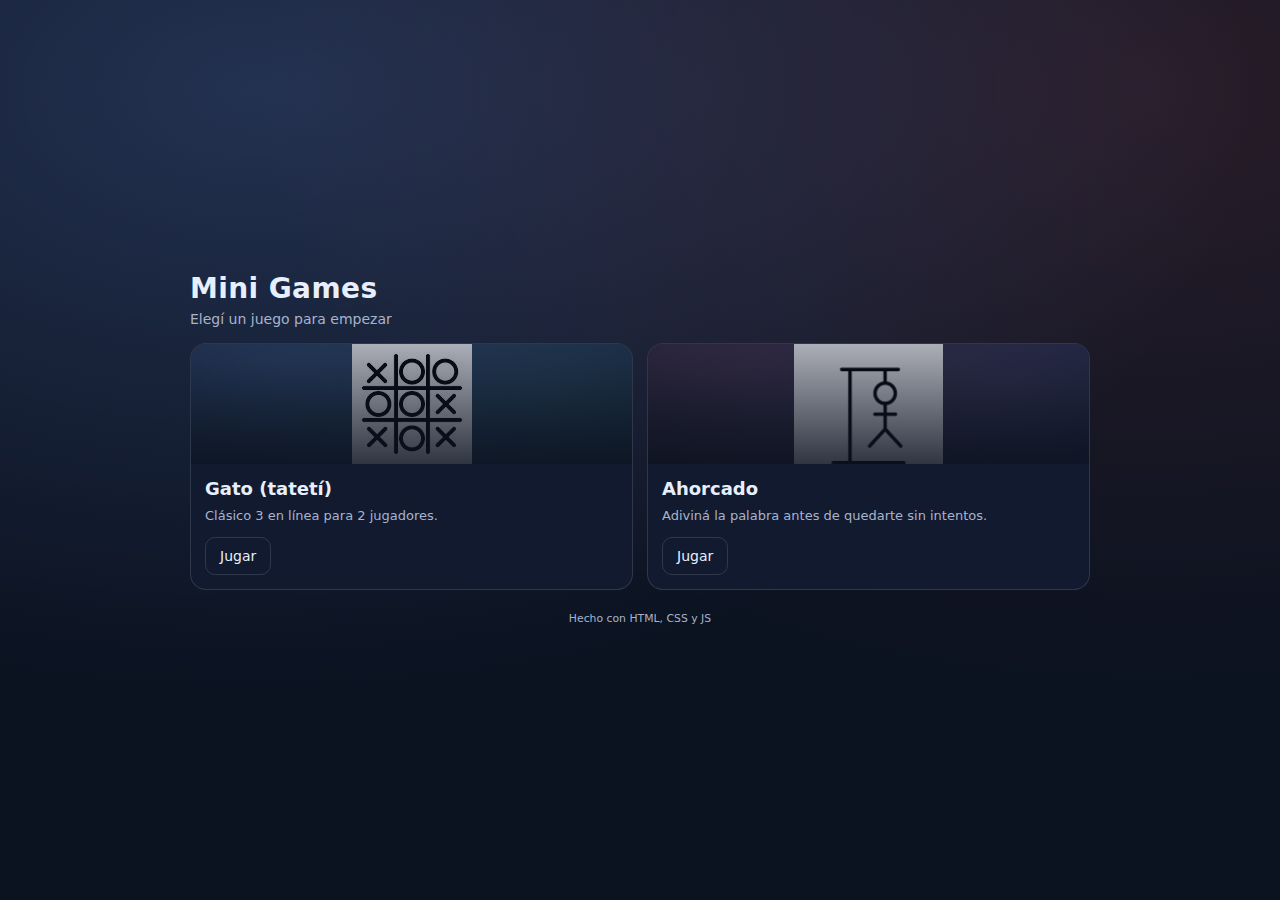
<file: index.html>
<!doctype html>
<html lang="es">
  <head>
    <meta charset="UTF-8" />
    <meta name="viewport" content="width=device-width, initial-scale=1.0" />
    <title>Mini Games</title>
    <link rel="icon" type="image/png" href="./jugando-videojuegos.png" />
    <link rel="stylesheet" href="./style.css" />
  </head>
  <body>
    <main class="app">
      <header class="header">
        <h1>Mini Games</h1>
        <p class="subtitle">Elegí un juego para empezar</p>
      </header>

      <section class="games" aria-label="Juegos">
        <a class="card" href="./gato/" aria-label="Jugar Gato (tatetí)">
          <div class="thumb" data-game="gato" aria-hidden="true"></div>
          <div class="cardBody">
            <h2 class="cardTitle">Gato (tatetí)</h2>
            <p class="cardDesc">Clásico 3 en línea para 2 jugadores.</p>
            <div class="cardActions">
              <span class="btn">Jugar</span>
            </div>
          </div>
        </a>

        <a class="card" href="./ahorcado/" aria-label="Jugar Ahorcado">
          <div class="thumb" data-game="ahorcado" aria-hidden="true"></div>
          <div class="cardBody">
            <h2 class="cardTitle">Ahorcado</h2>
            <p class="cardDesc">Adiviná la palabra antes de quedarte sin intentos.</p>
            <div class="cardActions">
              <span class="btn">Jugar</span>
            </div>
          </div>
        </a>
      </section>

      <footer class="footer">
        <small>Hecho con HTML, CSS y JS</small>
      </footer>
    </main>
  </body>
</html>
</file>
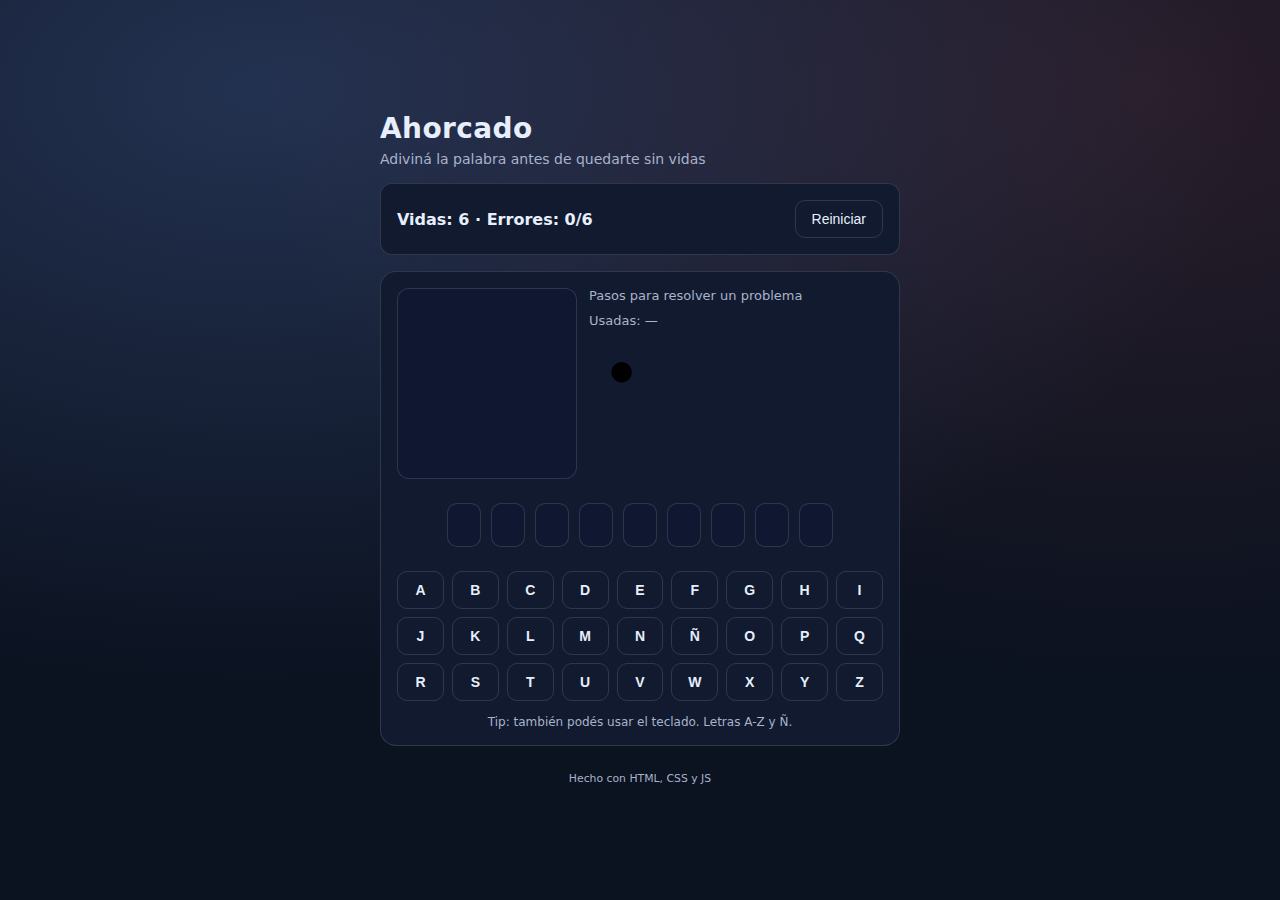
<file: ahorcado/index.html>
<!doctype html>
<html lang="es">
  <head>
    <meta charset="UTF-8" />
    <meta name="viewport" content="width=device-width, initial-scale=1.0" />
    <title>Ahorcado</title>
    <link rel="icon" type="image/png" href="./ahorcado.png" />
    <link rel="stylesheet" href="./style.css" />
  </head>
  <body>
    <main class="app">
      <header class="header">
        <h1>Ahorcado</h1>
        <p class="subtitle">Adiviná la palabra antes de quedarte sin vidas</p>
      </header>

      <section class="panel" aria-live="polite">
        <div class="status" id="status">Cargando…</div>
        <button class="btn" id="reset" type="button">Reiniciar</button>
      </section>

      <section class="game">
        <div class="card">
          <div class="top">
            <div class="gallows" aria-hidden="true">
              <svg
                class="gallowsSvg"
                id="gallowsSvg"
                viewBox="0 0 240 200"
                role="img"
                aria-label="Ahorcado"
              >
                <!-- Horca -->
                <g class="stand">
                  <path class="standStroke" d="M30 180 H210" />
                  <path class="standStroke" d="M70 180 V30" />
                  <path class="standStroke" d="M70 30 H160" />
                  <path class="standStroke" d="M160 30 V50" />
                  <path class="standStroke" d="M70 55 L95 30" />
                </g>

                <!-- Cuerda -->
                <path class="rope" d="M160 50 V70" />

                <!-- Monito (se revela por errores) -->
                <g class="person">
                  <circle class="personStroke" data-step="1" cx="160" cy="86" r="16" />
                  <path class="personStroke" data-step="2" d="M160 102 V140" />
                  <path class="personStroke" data-step="3" d="M160 112 L142 126" />
                  <path class="personStroke" data-step="4" d="M160 112 L178 126" />
                  <path class="personStroke" data-step="5" d="M160 140 L146 164" />
                  <path class="personStroke" data-step="6" d="M160 140 L174 164" />
                </g>
              </svg>
            </div>
            <div class="meta">
              <div class="hint" id="hint"></div>
              <div class="used" id="used" aria-label="Letras usadas"></div>
            </div>
          </div>

          <div class="word" id="word" aria-label="Palabra"></div>

          <div class="keyboard" id="keyboard" aria-label="Teclado">
            <!-- botones se generan por JS -->
          </div>

          <p class="helper" id="helper">
            Tip: también podés usar el teclado. Letras A-Z y Ñ.
          </p>
        </div>
      </section>

      <footer class="footer">
        <small>Hecho con HTML, CSS y JS</small>
      </footer>
    </main>

    <script src="./script.js"></script>
  </body>
</html>
</file>
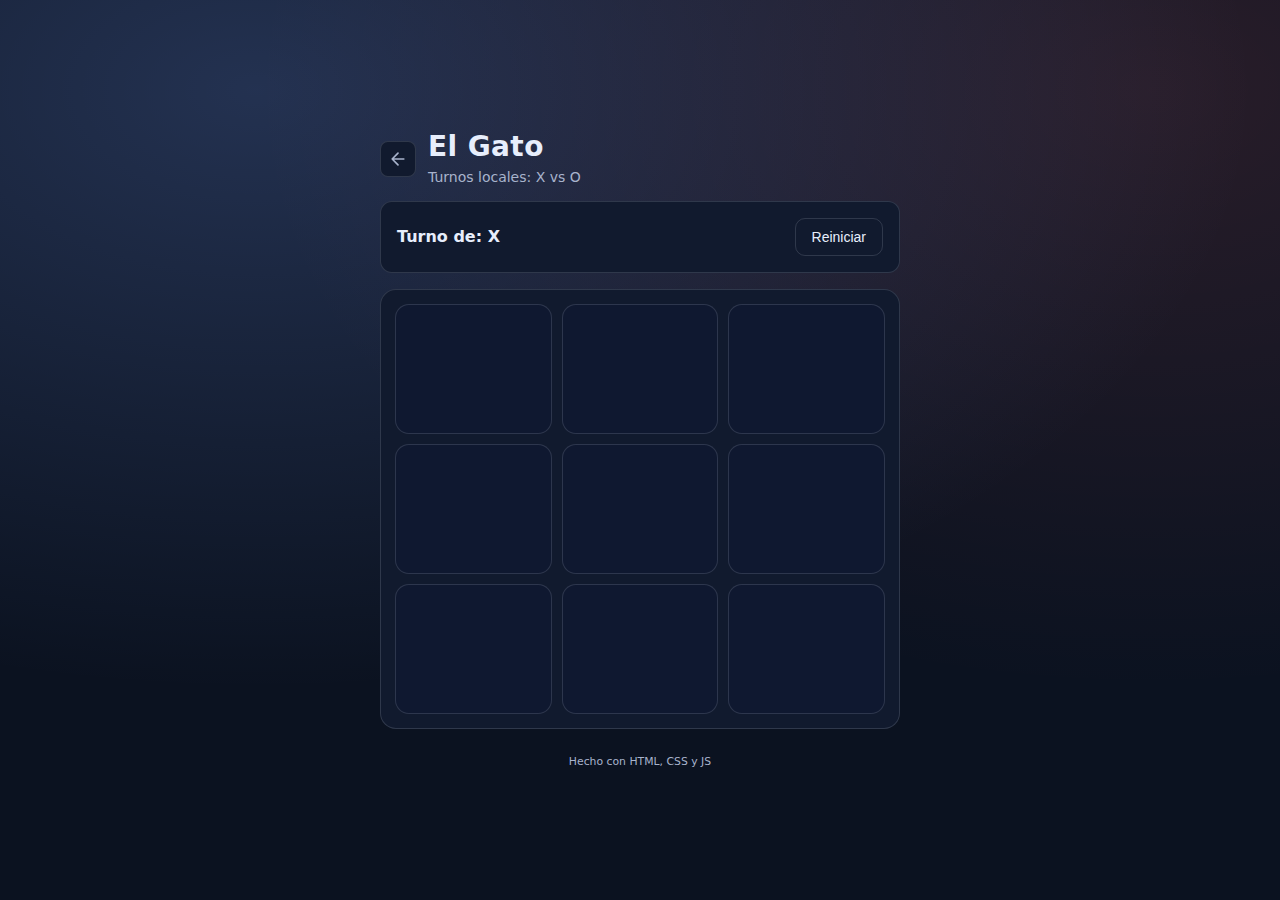
<file: gato/index.html>
<!doctype html>
<html lang="es">
  <head>
    <meta charset="UTF-8" />
    <meta name="viewport" content="width=device-width, initial-scale=1.0" />
    <title>El Gato</title>
    <link rel="icon" type="image/png" href="./gato.png" />
    <link rel="stylesheet" href="./style.css" />
  </head>
  <body>
    <main class="app">
      <header class="header">
        <div class="header-content">
          <a href="../index.html" class="back-button" aria-label="Volver al menú principal">
            <svg width="20" height="20" viewBox="0 0 24 24" fill="none" stroke="currentColor" stroke-width="2" stroke-linecap="round" stroke-linejoin="round">
              <path d="M19 12H5M12 19l-7-7 7-7"/>
            </svg>
          </a>
          <div>
            <h1>El Gato</h1>
            <p class="subtitle">Turnos locales: X vs O</p>
          </div>
        </div>
      </header>

      <section class="panel" aria-live="polite">
        <div class="status" id="status">Turno de: X</div>
        <button class="btn" id="reset" type="button">Reiniciar</button>
      </section>

      <section class="board" id="board" role="grid" aria-label="Tablero del gato">
        <div role="row">
          <button class="cell" type="button" role="gridcell" aria-label="Celda 1" data-index="0"></button>
          <button class="cell" type="button" role="gridcell" aria-label="Celda 2" data-index="1"></button>
          <button class="cell" type="button" role="gridcell" aria-label="Celda 3" data-index="2"></button>
        </div>
        <div role="row">
          <button class="cell" type="button" role="gridcell" aria-label="Celda 4" data-index="3"></button>
          <button class="cell" type="button" role="gridcell" aria-label="Celda 5" data-index="4"></button>
          <button class="cell" type="button" role="gridcell" aria-label="Celda 6" data-index="5"></button>
        </div>
        <div role="row">
          <button class="cell" type="button" role="gridcell" aria-label="Celda 7" data-index="6"></button>
          <button class="cell" type="button" role="gridcell" aria-label="Celda 8" data-index="7"></button>
          <button class="cell" type="button" role="gridcell" aria-label="Celda 9" data-index="8"></button>
        </div>
      </section>

      <footer class="footer">
        <small>Hecho con HTML, CSS y JS</small>
      </footer>
    </main>

    <script src="./script.js"></script>
  </body>
</html>
</file>
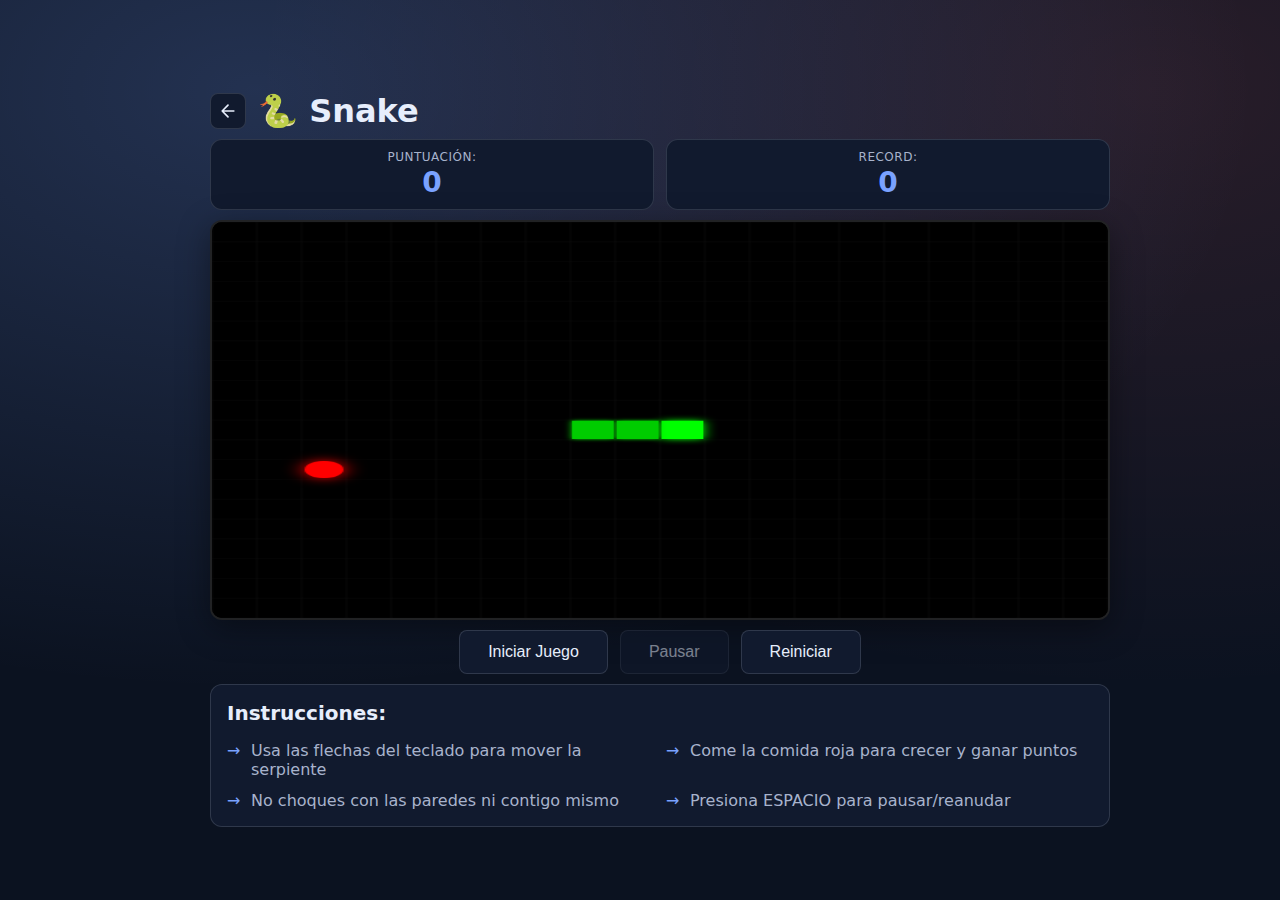
<file: snake/index.html>
<!DOCTYPE html>
<html lang="es">
<head>
    <meta charset="UTF-8">
    <meta name="viewport" content="width=device-width, initial-scale=1.0">
    <title>Snake - Juego Clásico</title>
    <link rel="icon" type="image/png" href="./snake.png" />
    <link rel="stylesheet" href="style.css">
</head>
<body>
    <div class="container">
        <header class="header">
            <div class="header-content">
                <a href="../index.html" class="back-button" aria-label="Volver al menú principal">
                    <svg width="20" height="20" viewBox="0 0 24 24" fill="none" stroke="currentColor" stroke-width="2" stroke-linecap="round" stroke-linejoin="round">
                        <path d="M19 12H5M12 19l-7-7 7-7"/>
                    </svg>
                </a>
                <div>
                    <h1>🐍 Snake</h1>
                </div>
            </div>
        </header>
        
        <div class="game-info">
            <div class="score-container">
                <span class="label">Puntuación:</span>
                <span id="score">0</span>
            </div>
            <div class="high-score-container">
                <span class="label">Record:</span>
                <span id="highScore">0</span>
            </div>
        </div>

        <canvas id="gameCanvas"></canvas>

        <div class="controls">
            <button id="startBtn" class="btn">Iniciar Juego</button>
            <button id="pauseBtn" class="btn" disabled>Pausar</button>
            <button id="resetBtn" class="btn">Reiniciar</button>
        </div>

        <div class="instructions">
            <h3>Instrucciones:</h3>
            <ul>
                <li>Usa las flechas del teclado para mover la serpiente</li>
                <li>Come la comida roja para crecer y ganar puntos</li>
                <li>No choques con las paredes ni contigo mismo</li>
                <li>Presiona ESPACIO para pausar/reanudar</li>
            </ul>
        </div>

        <div id="gameOver" class="game-over hidden">
            <div class="game-over-content">
                <h2>¡Game Over!</h2>
                <p>Tu puntuación: <span id="finalScore">0</span></p>
                <button id="playAgainBtn" class="btn">Jugar de Nuevo</button>
            </div>
        </div>
    </div>

    <script src="script.js"></script>
</body>
</html>
</file>
<file: style.css>
:root {
  --bg: #0b1220;
  --panel: #111a2e;
  --text: #e7eefc;
  --muted: #a8b3cc;
  --accent: #7aa2ff;
  --border: rgba(231, 238, 252, 0.14);
  --surface: #0f1830;
}

* {
  box-sizing: border-box;
}

body {
  margin: 0;
  font-family: system-ui, -apple-system, Segoe UI, Roboto, Ubuntu, Cantarell, Noto Sans,
    sans-serif;
  background: radial-gradient(1000px 600px at 20% 10%, rgba(122, 162, 255, 0.22), transparent),
    radial-gradient(900px 600px at 90% 10%, rgba(255, 107, 107, 0.12), transparent), var(--bg);
  color: var(--text);
  min-height: 100vh;
  display: grid;
  place-items: center;
  padding: 24px;
}

.app {
  width: min(900px, 100%);
  display: grid;
  gap: 16px;
}

.header h1 {
  margin: 0;
  font-size: 28px;
  letter-spacing: 0.4px;
  line-height: 1;
}

.subtitle {
  margin: 8px 0 0;
  color: var(--muted);
  font-size: 14px;
}

.panel {
  background: var(--panel);
  border: 1px solid var(--border);
  padding: 14px;
  border-radius: 12px;
  display: flex;
  align-items: end;
  justify-content: space-between;
  gap: 12px;
  flex-wrap: wrap;
}

.games {
  display: grid;
  grid-template-columns: repeat(auto-fit, minmax(220px, 1fr));
  gap: 14px;
}

.card {
  background: var(--panel);
  border: 1px solid var(--border);
  border-radius: 16px;
  overflow: hidden;
  text-decoration: none;
  color: inherit;
  display: grid;
  grid-template-rows: 120px 1fr;
}

.card:hover {
  border-color: rgba(122, 162, 255, 0.6);
}

.card:focus-visible {
  outline: 2px solid rgba(122, 162, 255, 0.85);
  outline-offset: 2px;
}

.thumb {
  background:
    linear-gradient(180deg, rgba(15, 24, 48, 0.55), rgba(11, 18, 32, 0.85)),
    radial-gradient(600px 200px at 20% 20%, rgba(122, 162, 255, 0.25), transparent),
    radial-gradient(600px 200px at 80% 30%, rgba(255, 107, 107, 0.18), transparent),
    linear-gradient(180deg, rgba(15, 24, 48, 0.9), rgba(11, 18, 32, 0.9));
  background-size: cover;
  background-position: center;
  background-repeat: no-repeat;
}

.thumb[data-game='gato'] {
  background:
    linear-gradient(180deg, rgba(15, 24, 48, 0.35), rgba(11, 18, 32, 0.85)),
    url('./gato/gato.png'),
    radial-gradient(600px 200px at 20% 20%, rgba(122, 162, 255, 0.25), transparent),
    radial-gradient(600px 200px at 80% 40%, rgba(99, 230, 190, 0.16), transparent),
    linear-gradient(180deg, rgba(15, 24, 48, 0.9), rgba(11, 18, 32, 0.9));
  background-size: cover, contain, cover, cover, cover;
  background-position: center, center, center, center, center;
  background-repeat: no-repeat;
}

.thumb[data-game='ahorcado'] {
  background:
    linear-gradient(180deg, rgba(15, 24, 48, 0.35), rgba(11, 18, 32, 0.85)),
    url('./ahorcado/ahorcado.png'),
    radial-gradient(600px 200px at 20% 20%, rgba(255, 107, 107, 0.18), transparent),
    radial-gradient(600px 200px at 80% 40%, rgba(122, 162, 255, 0.18), transparent),
    linear-gradient(180deg, rgba(15, 24, 48, 0.9), rgba(11, 18, 32, 0.9));
  background-size: cover, contain, cover, cover, cover;
  background-position: center, center, center, center, center;
  background-repeat: no-repeat;
}

.thumb[data-game='snake'] {
  background:
    linear-gradient(180deg, rgba(15, 24, 48, 0.35), rgba(11, 18, 32, 0.85)),
    url('./snake/snake.png'),
    radial-gradient(600px 200px at 20% 20%, rgba(0, 255, 0, 0.18), transparent),
    radial-gradient(600px 200px at 80% 40%, rgba(255, 0, 0, 0.15), transparent),
    linear-gradient(180deg, rgba(15, 24, 48, 0.9), rgba(11, 18, 32, 0.9));
  background-size: cover, contain, cover, cover, cover;
  background-position: center, center, center, center, center;
  background-repeat: no-repeat;
}

.cardBody {
  padding: 14px;
  display: grid;
  gap: 8px;
}

.cardTitle {
  margin: 0;
  font-size: 18px;
  line-height: 1.2;
}

.cardDesc {
  margin: 0;
  color: var(--muted);
  font-size: 13px;
}

.cardActions {
  display: flex;
  gap: 10px;
  margin-top: 6px;
}

.controls {
  display: grid;
  gap: 6px;
  min-width: min(360px, 100%);
}

.label {
  font-size: 12px;
  color: var(--muted);
}

.select {
  appearance: none;
  border: 1px solid var(--border);
  background: var(--surface);
  color: var(--text);
  padding: 10px 12px;
  border-radius: 10px;
  font-size: 14px;
}

.actions {
  display: flex;
  gap: 10px;
}

.btn {
  appearance: none;
  border: 1px solid var(--border);
  background: transparent;
  color: var(--text);
  padding: 10px 14px;
  border-radius: 10px;
  cursor: pointer;
  font-size: 14px;
  text-decoration: none;
  display: inline-flex;
  align-items: center;
  justify-content: center;
  white-space: nowrap;
}

.btn:hover {
  border-color: rgba(122, 162, 255, 0.6);
}

.btn.secondary {
  color: var(--muted);
}

.footer {
  color: var(--muted);
  text-align: center;
  font-size: 13px;
  margin-top: 4px;
}
</file>
<file: ahorcado/style.css>
:root {
  --bg: #0b1220;
  --panel: #111a2e;
  --text: #e7eefc;
  --muted: #a8b3cc;
  --accent: #7aa2ff;
  --border: rgba(231, 238, 252, 0.14);
  --surface: #0f1830;
}

* {
  box-sizing: border-box;
}

body {
  margin: 0;
  font-family: system-ui, -apple-system, Segoe UI, Roboto, Ubuntu, Cantarell, Noto Sans,
    sans-serif;
  background: radial-gradient(1000px 600px at 20% 10%, rgba(122, 162, 255, 0.22), transparent),
    radial-gradient(900px 600px at 90% 10%, rgba(255, 107, 107, 0.12), transparent), var(--bg);
  color: var(--text);
  min-height: 100vh;
  display: grid;
  place-items: center;
  padding: 24px;
}

.app {
  width: min(520px, 100%);
  display: grid;
  gap: 16px;
}

.header h1 {
  margin: 0;
  font-size: 28px;
  letter-spacing: 0.4px;
  line-height: 1;
}

.subtitle {
  margin: 8px 0 0;
  color: var(--muted);
  font-size: 14px;
}

.panel {
  background: var(--panel);
  border: 1px solid var(--border);
  padding: 16px;
  border-radius: 12px;
  display: flex;
  align-items: center;
  justify-content: space-between;
  gap: 12px;
}

.status {
  font-weight: 600;
}

.btn {
  appearance: none;
  border: 1px solid var(--border);
  background: transparent;
  color: var(--text);
  padding: 10px 16px;
  border-radius: 10px;
  cursor: pointer;
  font-size: 14px;
}

.btn:hover {
  border-color: rgba(122, 162, 255, 0.6);
}

.btn:active {
  transform: translateY(1px);
}

.game .card {
  background: var(--panel);
  border: 1px solid var(--border);
  border-radius: 16px;
  padding: 16px;
  display: grid;
  gap: 14px;
}

.top {
  display: grid;
  grid-template-columns: 1fr;
  gap: 12px;
}

@media (min-width: 460px) {
  .top {
    grid-template-columns: 180px 1fr;
    align-items: start;
  }
}

.gallows {
  margin: 0;
  padding: 12px;
  border-radius: 12px;
  border: 1px solid var(--border);
  background: var(--surface);
  font-family: ui-monospace, SFMono-Regular, Menlo, Monaco, Consolas, 'Liberation Mono',
    'Courier New', monospace;
  font-size: 13px;
  line-height: 1.2;
  white-space: pre;
}

.meta {
  display: grid;
  gap: 10px;
}

.hint {
  color: var(--muted);
  font-size: 13px;
}

.used {
  color: var(--muted);
  font-size: 13px;
}

.word {
  display: flex;
  flex-wrap: wrap;
  gap: 10px;
  align-items: center;
  justify-content: center;
  padding: 10px 6px;
}

.letter {
  width: 34px;
  height: 44px;
  border-radius: 10px;
  border: 1px solid var(--border);
  background: var(--surface);
  display: grid;
  place-items: center;
  font-weight: 800;
  font-size: 18px;
}

.letter.space {
  width: 16px;
  border: 0;
  background: transparent;
}

.keyboard {
  display: grid;
  grid-template-columns: repeat(7, minmax(0, 1fr));
  gap: 8px;
}

@media (min-width: 460px) {
  .keyboard {
    grid-template-columns: repeat(9, minmax(0, 1fr));
  }
}

.key {
  appearance: none;
  border: 1px solid var(--border);
  background: transparent;
  color: var(--text);
  padding: 10px 0;
  border-radius: 10px;
  cursor: pointer;
  font-size: 14px;
  font-weight: 700;
}

.key:hover {
  border-color: rgba(122, 162, 255, 0.6);
}

.key:disabled {
  opacity: 0.55;
  cursor: not-allowed;
}

.helper {
  margin: 0;
  color: var(--muted);
  font-size: 12px;
  text-align: center;
}

.footer {
  color: var(--muted);
  text-align: center;
  font-size: 13px;
  margin-top: 8px;
}
</file>
<file: gato/style.css>
:root {
  --bg: #0b1220;
  --panel: #111a2e;
  --text: #e7eefc;
  --muted: #a8b3cc;
  --accent: #7aa2ff;
  --danger: #ff6b6b;
  --cell: #0f1830;
  --cellHover: #152248;
  --border: rgba(231, 238, 252, 0.14);
}

* {
  box-sizing: border-box;
}

body {
  margin: 0;
  font-family: system-ui, -apple-system, Segoe UI, Roboto, Ubuntu, Cantarell, Noto Sans,
    sans-serif;
  background: radial-gradient(1000px 600px at 20% 10%, rgba(122, 162, 255, 0.22), transparent),
    radial-gradient(900px 600px at 90% 10%, rgba(255, 107, 107, 0.12), transparent), var(--bg);
  color: var(--text);
  min-height: 100vh;
  display: grid;
  place-items: center;
  padding: 24px;
}

.app {
  width: min(520px, 100%);
  display: grid;
  gap: 16px;
}

.header-content {
  display: flex;
  align-items: center;
  gap: 12px;
}

.back-button {
  flex-shrink: 0;
  width: 36px;
  height: 36px;
  display: flex;
  align-items: center;
  justify-content: center;
  background: var(--panel);
  border: 1px solid var(--border);
  border-radius: 8px;
  color: var(--muted);
  text-decoration: none;
  transition: all 0.2s ease;
}

.back-button:hover {
  background: var(--cellHover);
  border-color: var(--accent);
  color: var(--accent);
  transform: translateX(-2px);
}

.back-button:active {
  transform: translateX(-2px) scale(0.95);
}

.header h1 {
  margin: 0;
  font-size: 28px;
  letter-spacing: 0.4px;
  line-height: 1;
  padding: 0;
}

.subtitle {
  margin: 8px 0 0;
  color: var(--muted);
  font-size: 14px;
}

.mode-selector {
  display: flex;
  gap: 8px;
  background: var(--panel);
  border: 1px solid var(--border);
  padding: 8px;
  border-radius: 12px;
}

.mode-btn {
  flex: 1;
  appearance: none;
  border: 1px solid transparent;
  background: transparent;
  color: var(--muted);
  font-size: 14px;
  font-weight: 500;
  padding: 10px 16px;
  border-radius: 8px;
  cursor: pointer;
  transition: all 0.2s ease;
}

.mode-btn:hover {
  background: var(--cellHover);
  color: var(--text);
}

.mode-btn.active {
  background: var(--accent);
  color: var(--bg);
  border-color: var(--accent);
}

.difficulty-selector {
  display: flex;
  gap: 8px;
  background: var(--panel);
  border: 1px solid var(--border);
  padding: 8px;
  border-radius: 12px;
}

.difficulty-btn {
  flex: 1;
  appearance: none;
  border: 1px solid transparent;
  background: transparent;
  color: var(--muted);
  font-size: 13px;
  font-weight: 500;
  padding: 8px 12px;
  border-radius: 8px;
  cursor: pointer;
  transition: all 0.2s ease;
}

.difficulty-btn:hover {
  background: var(--cellHover);
  color: var(--text);
}

.difficulty-btn.active {
  background: var(--danger);
  color: white;
  border-color: var(--danger);
}

.panel {
  background: var(--panel);
  border: 1px solid var(--border);
  padding: 16px;
  border-radius: 12px;
  display: flex;
  align-items: center;
  justify-content: space-between;
  gap: 12px;
}

.status {
  font-weight: 600;
}

.btn {
  appearance: none;
  border: 1px solid var(--border);
  background: transparent;
  color: var(--text);
  padding: 10px 16px;
  border-radius: 10px;
  cursor: pointer;
  font-size: 14px;
}

.btn:hover {
  border-color: rgba(122, 162, 255, 0.6);
}

.btn:active {
  transform: translateY(1px);
}

.board {
  background: var(--panel);
  border: 1px solid var(--border);
  border-radius: 16px;
  padding: 14px;
  display: grid;
  grid-template-columns: repeat(3, 1fr);
  gap: 10px;
}

/* En tu HTML las celdas están dentro de <div role="row">.
   Esto hace que esos wrappers no rompan el grid visual. */
.board > div {
  display: contents;
}

.cell {
  height: clamp(84px, 18vw, 130px);
  border-radius: 14px;
  border: 1px solid var(--border);
  background: var(--cell);
  color: var(--text);
  font-size: clamp(34px, 7vw, 54px);
  font-weight: 800;
  cursor: pointer;
  display: grid;
  place-items: center;
  transition: background 0.2s;
  -webkit-user-select: none;
  user-select: none;
}

.cell:hover {
  background: var(--cellHover);
}

.cell:focus-visible {
  outline: 2px solid rgba(122, 162, 255, 0.75);
  outline-offset: -2px;
}

.cell:disabled {
  cursor: not-allowed;
  opacity: 0.92;
}

.cell.x {
  color: var(--accent);
}

.cell.o {
  color: var(--danger);
}

.cell.win {
  outline: 2px solid rgba(122, 162, 255, 0.75);
  outline-offset: 2px;
}

.footer {
  color: var(--muted);
  text-align: center;
  font-size: 13px;
  margin-top: 8px;
}
</file>
<file: snake/style.css>
:root {
    --bg: #0b1220;
    --panel: #111a2e;
    --text: #e7eefc;
    --muted: #a8b3cc;
    --accent: #7aa2ff;
    --danger: #ff6b6b;
    --border: rgba(231, 238, 252, 0.14);
    --surface: #0f1830;
}

* {
    margin: 0;
    padding: 0;
    box-sizing: border-box;
}

body {
    font-family: system-ui, -apple-system, Segoe UI, Roboto, Ubuntu, Cantarell, Noto Sans, sans-serif;
    background: radial-gradient(1000px 600px at 20% 10%, rgba(122, 162, 255, 0.22), transparent),
        radial-gradient(900px 600px at 90% 10%, rgba(255, 107, 107, 0.12), transparent), var(--bg);
    color: var(--text);
    min-height: 100vh;
    padding: 50px 30px 30px 70px;
    display: flex;
    justify-content: center;
    align-items: center;
}

.container {
    width: 100%;
    max-width: 900px;
    display: grid;
    gap: 10px;
}

.header-content {
    display: flex;
    align-items: center;
    gap: 12px;
}

h1 {
    color: var(--text);
    font-size: 2em;
    margin: 0;
    font-weight: 600;
    line-height: 1;
}

.game-info {
    display: grid;
    grid-template-columns: 1fr 1fr;
    gap: 12px;
}

.score-container,
.high-score-container {
    display: flex;
    flex-direction: column;
    gap: 2px;
    text-align: center;
    padding: 10px;
    background: var(--panel);
    border: 1px solid var(--border);
    border-radius: 12px;
}

.label {
    font-size: 0.75rem;
    color: var(--muted);
    text-transform: uppercase;
    letter-spacing: 0.5px;
}

#score,
#highScore {
    font-size: 1.75rem;
    font-weight: 700;
    color: var(--accent);
}

#gameCanvas {
    border: 2px solid var(--border);
    border-radius: 12px;
    background: #000;
    display: block;
    width: 100%;
    max-width: 100%;
    height: 400px;
    margin: 0 auto;
    box-shadow: 0 8px 32px rgba(0, 0, 0, 0.4);
}

.controls {
    display: flex;
    gap: 12px;
    justify-content: center;
    flex-wrap: wrap;
}

.btn {
    padding: 12px 28px;
    font-size: 1rem;
    font-weight: 500;
    border: 1px solid var(--border);
    border-radius: 8px;
    cursor: pointer;
    background: var(--panel);
    color: var(--text);
    transition: all 0.15s ease;
}

.btn:hover:not(:disabled) {
    background: var(--accent);
    border-color: var(--accent);
    color: white;
    transform: translateY(-1px);
}

.btn:active:not(:disabled) {
    transform: scale(0.98);
}

.btn:disabled {
    opacity: 0.5;
    cursor: not-allowed;
}

.instructions {
    background: var(--panel);
    border: 1px solid var(--border);
    padding: 16px;
    border-radius: 12px;
}

.instructions h3 {
    color: var(--text);
    margin-bottom: 16px;
    font-size: 1.25rem;
    font-weight: 600;
}

.instructions ul {
    list-style: none;
    color: var(--muted);
    margin: 0;
    padding: 0;
    display: grid;
    grid-template-columns: repeat(2, 1fr);
    gap: 12px;
}

.instructions li {
    margin: 0;
    font-size: 1rem;
    padding-left: 24px;
    position: relative;
}

.instructions li::before {
    content: "→";
    position: absolute;
    left: 0;
    color: var(--accent);
}

.game-over {
    position: fixed;
    top: 0;
    left: 0;
    right: 0;
    bottom: 0;
    background: rgba(0, 0, 0, 0.85);
    -webkit-backdrop-filter: blur(8px);
    backdrop-filter: blur(8px);
    z-index: 1000;
    display: flex;
    align-items: center;
    justify-content: center;
}

.game-over-content {
    background: var(--panel);
    border: 1px solid var(--border);
    padding: 40px;
    border-radius: 12px;
    box-shadow: 0 20px 60px rgba(0, 0, 0, 0.5);
    text-align: center;
    min-width: 320px;
    max-width: 90%;
}

.game-over-content h2 {
    color: var(--danger);
    font-size: 2em;
    margin: 0 0 16px 0;
    font-weight: 600;
}

.game-over-content p {
    font-size: 1.125rem;
    color: var(--text);
    margin-bottom: 24px;
}

#finalScore {
    color: var(--accent);
    font-weight: 600;
    font-size: 1.5em;
}

.hidden {
    display: none !important;
}

.back-button {
    flex-shrink: 0;
    width: 36px;
    height: 36px;
    display: flex;
    align-items: center;
    justify-content: center;
    background: var(--panel);
    border: 1px solid var(--border);
    border-radius: 8px;
    color: var(--text);
    text-decoration: none;
    transition: all 0.15s ease;
}

.back-button:hover {
    background: var(--accent);
    border-color: var(--accent);
    color: white;
}

@media (max-width: 768px) {
    body {
        padding: 70px 20px 20px 20px;
    }

    .container {
        max-width: 600px;
        gap: 16px;
    }

    .instructions ul {
        grid-template-columns: 1fr;
    }
}

@media (max-width: 600px) {
    body {
        padding: 70px 16px 16px 16px;
    }

    .container {
        gap: 16px;
    }

    .back-button {
        top: 16px;
        left: 16px;
    }

    h1 {
        font-size: 2rem;
    }

    .game-info {
        grid-template-columns: 1fr 1fr;
        gap: 12px;
    }

    .score-container,
    .high-score-container {
        padding: 16px;
    }

    #score,
    #highScore {
        font-size: 2rem;
    }

    #gameCanvas {
        max-width: 100%;
        height: auto;
        aspect-ratio: 1;
    }

    .btn {
        padding: 10px 20px;
        font-size: 0.9375rem;
    }
}
</file>
